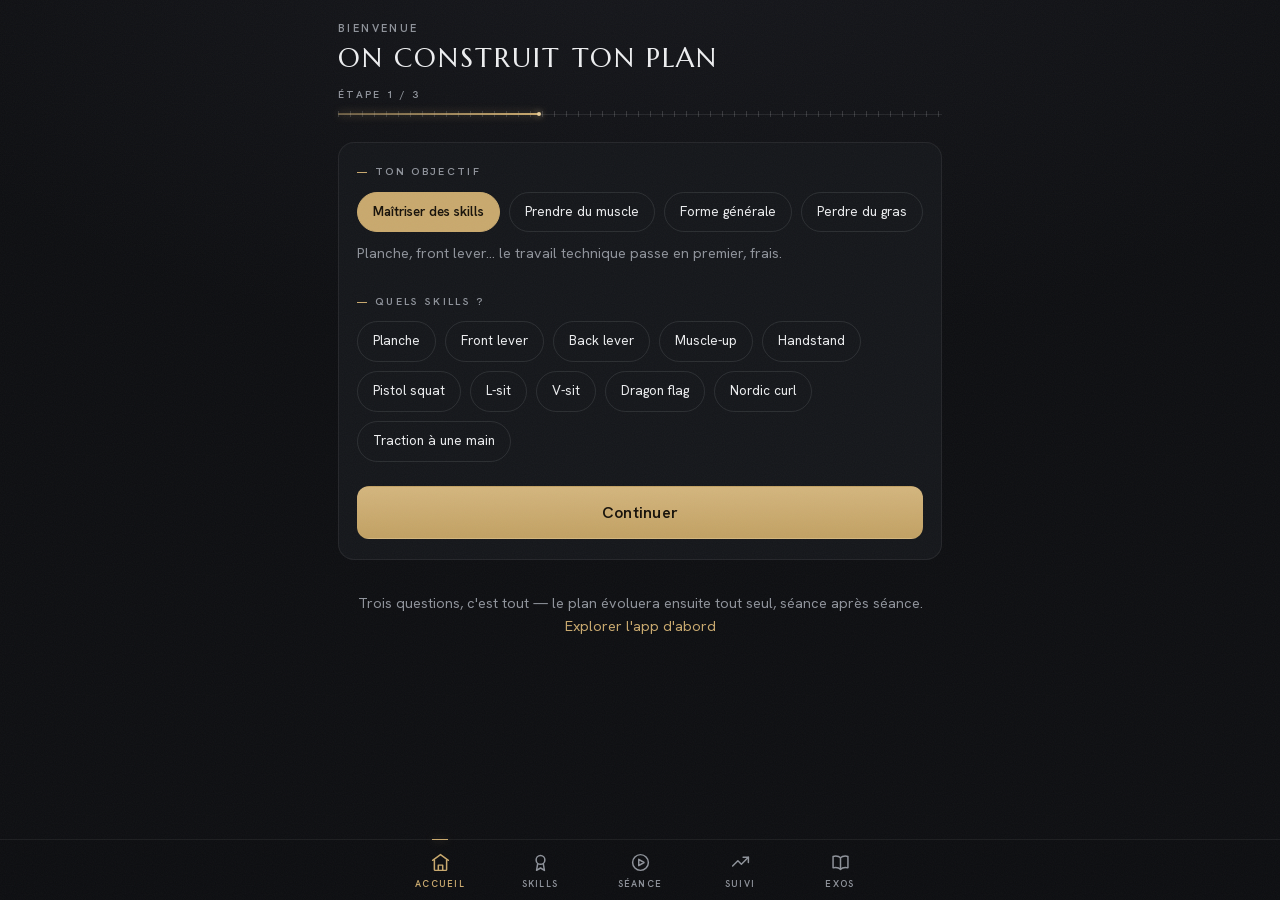
<file: index.html>
<!DOCTYPE html>
<html lang="fr">
<head>
  <meta charset="UTF-8">
  <meta name="viewport" content="width=device-width, initial-scale=1, viewport-fit=cover">
  <meta name="theme-color" content="#0E0F12">
  <title>Callisthénie</title>
  <link rel="manifest" href="manifest.webmanifest">
  <link rel="icon" href="icons/icon-192.png">
  <link rel="apple-touch-icon" href="icons/icon-192.png">
  <link rel="preload" href="fonts/marcellus-400.woff2" as="font" type="font/woff2" crossorigin>
  <link rel="preload" href="fonts/hanken-grotesk-400.woff2" as="font" type="font/woff2" crossorigin>
  <link rel="preload" href="fonts/hanken-grotesk-600.woff2" as="font" type="font/woff2" crossorigin>
  <link rel="preload" href="fonts/hanken-grotesk-300.woff2" as="font" type="font/woff2" crossorigin>
  <link rel="stylesheet" href="css/app.css">
</head>
<body>
  <main id="vue"><div class="chargement">Chargement…</div></main>

  <nav id="nav">
    <a href="#/accueil" data-route="accueil">
      <svg class="nav-ico" viewBox="0 0 24 24" fill="none" stroke="currentColor" stroke-width="1.7" stroke-linecap="round" stroke-linejoin="round" aria-hidden="true"><path d="M3 9.5 12 3l9 6.5"/><path d="M5 9v11a1 1 0 0 0 1 1h12a1 1 0 0 0 1-1V9"/><path d="M9.5 21v-6h5v6"/></svg>
      <span class="nav-txt">Accueil</span>
    </a>
    <a href="#/skills" data-route="skills">
      <svg class="nav-ico" viewBox="0 0 24 24" fill="none" stroke="currentColor" stroke-width="1.7" stroke-linecap="round" stroke-linejoin="round" aria-hidden="true"><circle cx="12" cy="9" r="5"/><path d="M8.8 13.3 7.5 21l4.5-2.7 4.5 2.7-1.3-7.7"/></svg>
      <span class="nav-txt">Skills</span>
    </a>
    <a href="#/seance" data-route="seance">
      <svg class="nav-ico" viewBox="0 0 24 24" fill="none" stroke="currentColor" stroke-width="1.7" stroke-linecap="round" stroke-linejoin="round" aria-hidden="true"><circle cx="12" cy="12" r="9"/><path d="M10 8.4 16 12l-6 3.6z"/></svg>
      <span class="nav-txt">Séance</span>
    </a>
    <a href="#/historique" data-route="historique">
      <svg class="nav-ico" viewBox="0 0 24 24" fill="none" stroke="currentColor" stroke-width="1.7" stroke-linecap="round" stroke-linejoin="round" aria-hidden="true"><polyline points="3 16 9 10 13 14 21 6"/><polyline points="15 6 21 6 21 12"/></svg>
      <span class="nav-txt">Suivi</span>
    </a>
    <a href="#/exercices" data-route="exercices">
      <svg class="nav-ico" viewBox="0 0 24 24" fill="none" stroke="currentColor" stroke-width="1.7" stroke-linecap="round" stroke-linejoin="round" aria-hidden="true"><path d="M12 6.6V20"/><path d="M12 6.6C10.8 5.3 9 4.6 6.5 4.6c-1.5 0-2.5.3-3 .5v13c.5-.2 1.5-.5 3-.5 2.5 0 4.3.7 5.5 2 1.2-1.3 3-2 5.5-2 1.5 0 2.5.3 3 .5v-13c-.5-.2-1.5-.5-3-.5-2.5 0-4.3.7-5.5 2z"/></svg>
      <span class="nav-txt">Exos</span>
    </a>
  </nav>

  <script type="module" src="js/app.js"></script>
</body>
</html>
</file>
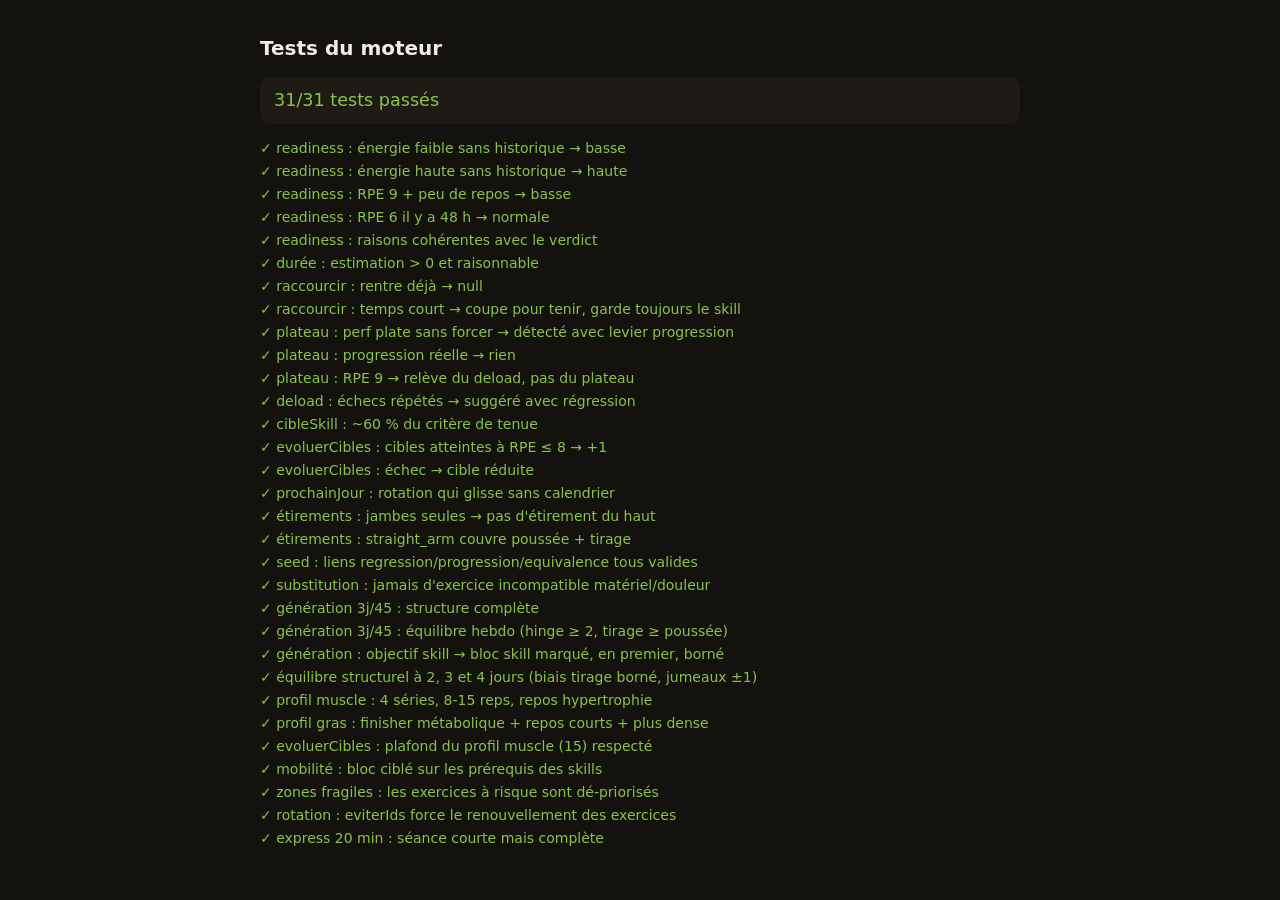
<file: tests.html>
<!DOCTYPE html>
<html lang="fr">
<head>
  <meta charset="UTF-8">
  <meta name="viewport" content="width=device-width, initial-scale=1">
  <title>Tests du moteur — Callisthénie</title>
  <!-- Suite de tests SANS outillage : ouvrir http://localhost:8123/tests.html.
       Teste les fonctions pures du moteur (adaptation + générateur) sur des
       scénarios synthétiques ET sur le seed réel. Page hors app (non précachée
       par le service worker) : c'est un outil de développement. -->
  <style>
    body { font: 14px/1.5 system-ui, sans-serif; background: #14120F; color: #F2EDE4; padding: 20px; max-width: 760px; margin: 0 auto; }
    h1 { font-size: 1.25rem; }
    .ok { color: #8BC34A; }
    .fail { color: #E25B4A; font-weight: 600; }
    #synthese { font-size: 1.1rem; margin: 14px 0; padding: 10px 14px; border-radius: 10px; background: #1E1A15; }
    div { margin: 2px 0; }
  </style>
</head>
<body>
  <h1>Tests du moteur</h1>
  <div id="synthese">Exécution…</div>
  <div id="resultats"></div>

  <script type="module">
    import {
      SEUILS, compatibleMateriel, zonesEnConflit, verifierExercice,
      proposerAlternatives, suggestionsPalier, suggestionsDeload,
      suggestionsPlateau, evaluerReadiness,
    } from './js/moteur/adaptation.js';
    import {
      REGLES, PROFILS, genererProgramme, cibleSkill, estimerDureeSeance,
      proposerSeanceRaccourcie, genererEtirements, evoluerCibles, prochainJour,
    } from './js/moteur/generateur.js';

    const resultats = [];
    const test = (nom, fn) => {
      try { fn(); resultats.push([true, nom]); }
      catch (e) { resultats.push([false, `${nom} — ${e.message}`]); }
    };
    const vrai = (cond, msg = 'condition fausse') => { if (!cond) throw new Error(msg); };
    const egal = (obtenu, attendu, msg = '') => {
      const o = JSON.stringify(obtenu), a = JSON.stringify(attendu);
      if (o !== a) throw new Error(`${msg} attendu ${a}, obtenu ${o}`);
    };

    // --- Données synthétiques partagées ------------------------------------------
    const ago = (h) => new Date(Date.now() - h * 3600000).toISOString();
    const sess = (h, rpe, opts = {}) => ({
      dateDebut: ago(h),
      entrees: [{ exerciceId: opts.exo || 'x', sets: (opts.valeurs || [8, 8]).map((v) => ({ valeur: v, rpe, echec: !!opts.echec })) }],
    });

    // --- evaluerReadiness ------------------------------------------------------------
    test('readiness : énergie faible sans historique → basse', () =>
      egal(evaluerReadiness({ energie: 'faible' }, []).niveau, 'basse'));
    test('readiness : énergie haute sans historique → haute', () =>
      egal(evaluerReadiness({ energie: 'haute' }, []).niveau, 'haute'));
    test('readiness : RPE 9 + peu de repos → basse', () =>
      egal(evaluerReadiness({ energie: 'normale' }, [sess(2, 9)]).niveau, 'basse'));
    test('readiness : RPE 6 il y a 48 h → normale', () =>
      egal(evaluerReadiness({ energie: 'normale' }, [sess(48, 6)]).niveau, 'normale'));
    test('readiness : raisons cohérentes avec le verdict', () => {
      const r = evaluerReadiness({ energie: 'haute' }, [sess(2, 6)]);
      vrai(r.niveau === 'haute' && !r.raisons.some((x) => x.includes('peu de repos')),
        'une raison négative apparaît dans un verdict positif');
    });

    // --- Durée estimée / raccourcissement ------------------------------------------
    const defsTemps = new Map([
      ['skillEx', { id: 'skillEx', type: 'hold', difficulte: 6, skill: 'planche' }],
      ['comp', { id: 'comp', type: 'reps', difficulte: 5 }],
      ['acc', { id: 'acc', type: 'reps', difficulte: 2 }],
    ]);
    const entreesTemps = [
      { exerciceId: 'skillEx', cible: { sets: 4, valeur: 15, repos: 150 } },
      { exerciceId: 'comp', cible: { sets: 3, valeur: 8, repos: 150 } },
      { exerciceId: 'acc', cible: { sets: 3, valeur: 12, repos: 90 } },
    ];
    test('durée : estimation > 0 et raisonnable', () => {
      const d = estimerDureeSeance(entreesTemps, defsTemps);
      vrai(d >= 15 && d <= 45, `durée ${d} min hors bornes attendues`);
    });
    test('raccourcir : rentre déjà → null', () =>
      egal(proposerSeanceRaccourcie(entreesTemps, defsTemps, 60), null));
    test('raccourcir : temps court → coupe pour tenir, garde toujours le skill', () => {
      const p = proposerSeanceRaccourcie(entreesTemps, defsTemps, 15);
      vrai(p && p.garder.includes(0), 'le skill doit rester');
      vrai(p.retirer.length >= 1, 'au moins un exercice doit sauter');
      vrai(p.dureeApres <= 15, `durée après ${p.dureeApres} min > temps dispo`);
    });

    // --- Plateau / deload ---------------------------------------------------------------
    const exosPlat = new Map([
      ['x', { id: 'x', nom: 'X', type: 'reps', progression: ['y'], regression: [], equivalence: [] }],
      ['y', { id: 'y', nom: 'Y', type: 'reps', progression: [], regression: ['x'], equivalence: [] }],
    ]);
    const plat = (vals, rpe, echec = false) => [
      sess(2, rpe, { valeurs: vals, echec }), sess(50, rpe, { valeurs: vals }), sess(100, rpe, { valeurs: vals }),
    ];
    test('plateau : perf plate sans forcer → détecté avec levier progression', () => {
      const s = suggestionsPlateau(plat([10, 10], 7), exosPlat);
      vrai(s.length === 1, 'plateau non détecté');
      egal(s[0].levier.type, 'progression');
    });
    test('plateau : progression réelle → rien', () => {
      const sessions = [sess(2, 7, { valeurs: [12, 12] }), sess(50, 7, { valeurs: [10, 10] }), sess(100, 7, { valeurs: [8, 8] })];
      egal(suggestionsPlateau(sessions, exosPlat).length, 0);
    });
    test('plateau : RPE 9 → relève du deload, pas du plateau', () =>
      egal(suggestionsPlateau(plat([10, 10], 9), exosPlat).length, 0));
    test('deload : échecs répétés → suggéré avec régression', () => {
      const sessions = [sess(2, 9, { exo: 'y', echec: true }), sess(50, 9, { exo: 'y', echec: true })];
      const s = suggestionsDeload(sessions, exosPlat);
      vrai(s.length === 1 && s[0].regression?.id === 'x');
    });

    // --- cibleSkill / evoluerCibles ---------------------------------------------------
    test('cibleSkill : ~60 % du critère de tenue', () => {
      const c = cibleSkill({ critere: { type: 'hold', valeur: 20 }, exercice: { type: 'hold' } });
      egal(c.valeur, 12); egal(c.sets, REGLES.SETS_SKILL);
    });
    test('evoluerCibles : cibles atteintes à RPE ≤ 8 → +1', () => {
      const prog = { jours: [{ exercices: [{ exerciceId: 'x', cible: { sets: 3, valeur: 8 } }] }], genere: { journal: [] } };
      const session = { dateDebut: ago(1), programme: { jourIdx: 0 },
        entrees: [{ exerciceId: 'x', sets: [{ valeur: 8, rpe: 7 }, { valeur: 8, rpe: 7 }, { valeur: 8, rpe: 8 }] }] };
      const ch = evoluerCibles(prog, session, exosPlat);
      vrai(ch.length === 1, 'une évolution attendue');
      egal(prog.jours[0].exercices[0].cible.valeur, 9);
    });
    test('evoluerCibles : échec → cible réduite', () => {
      const prog = { jours: [{ exercices: [{ exerciceId: 'x', cible: { sets: 3, valeur: 8 } }] }], genere: { journal: [] } };
      const session = { dateDebut: ago(1), programme: { jourIdx: 0 },
        entrees: [{ exerciceId: 'x', sets: [{ valeur: 5, rpe: 10, echec: true }] }] };
      evoluerCibles(prog, session, exosPlat);
      egal(prog.jours[0].exercices[0].cible.valeur, 7);
    });

    // --- prochainJour --------------------------------------------------------------------
    test('prochainJour : rotation qui glisse sans calendrier', () => {
      const prog = { id: 'p', jours: [{}, {}, {}] };
      const sessions = [{ dateDebut: ago(30), programme: { id: 'p', jourIdx: 1 } }];
      egal(prochainJour(prog, sessions), 2);
      egal(prochainJour(prog, []), 0);
    });

    // --- Étirements ------------------------------------------------------------------------
    test('étirements : jambes seules → pas d\'étirement du haut', () => {
      const e = genererEtirements(['squat', 'hinge']);
      vrai(e.length >= 3 && !e.some((x) => x.startsWith('Poignets')));
    });
    test('étirements : straight_arm couvre poussée + tirage', () => {
      const e = genererEtirements(['straight_arm']);
      vrai(e.some((x) => x.startsWith('Pectoraux')) && e.some((x) => x.startsWith('Dorsaux')));
    });

    // --- Sur le seed réel : substitution + génération ---------------------------------------
    const seed = await fetch('data/exercices.seed.json').then((r) => r.json());
    const exercices = new Map(seed.exercices.map((e) => [e.id, e]));
    const MAT = ['barre', 'anneaux', 'parallettes', 'elastiques', 'surface_surelevee'];

    test('seed : liens regression/progression/equivalence tous valides', () => {
      for (const ex of exercices.values()) {
        for (const id of [...ex.regression, ...ex.progression, ...ex.equivalence]) {
          vrai(exercices.has(id), `${ex.id} → lien cassé vers ${id}`);
        }
      }
    });

    test('substitution : jamais d\'exercice incompatible matériel/douleur', () => {
      const cible = seed.exercices.find((e) => e.pattern === 'poussee_horizontale' && e.equipement.includes('aucun'));
      const alts = proposerAlternatives(cible, exercices, { materiel: [], douleurs: ['epaules'] }, 'contrainte');
      for (const a of alts) {
        vrai(compatibleMateriel(a.exercice, []), 'alternative demande du matériel absent');
        vrai(!zonesEnConflit(a.exercice, ['epaules']).length, 'alternative charge une zone signalée');
      }
    });

    const prog = genererProgramme(
      { objectifs: [], frequence: 3, materiel: MAT, dureeMin: 45 },
      { exercices, skills: [], etats: new Map(), prs: new Map() });

    test('génération 3j/45 : structure complète', () => {
      egal(prog.jours.length, 3);
      for (const j of prog.jours) {
        vrai(j.exercices.length >= 4 && j.exercices.length <= 7, `${j.nom} : ${j.exercices.length} exos`);
        vrai(j.echauffement.length >= 3, 'échauffement manquant');
        vrai(j.etirements.length >= 3, 'étirements manquants');
        const ids = j.exercices.map((e) => e.exerciceId);
        egal(ids.length, new Set(ids).size, 'doublon intra-jour');
      }
    });

    test('génération 3j/45 : équilibre hebdo (hinge ≥ 2, tirage ≥ poussée)', () => {
      const freq = {};
      let push = 0, pull = 0;
      for (const j of prog.jours) for (const e of j.exercices) {
        const ex = exercices.get(e.exerciceId);
        freq[ex.pattern] = (freq[ex.pattern] || 0) + 1;
        if (ex.pattern.startsWith('poussee')) push += e.cible.sets;
        if (ex.pattern.startsWith('tirage')) pull += e.cible.sets;
      }
      vrai((freq.hinge || 0) >= 2, `hinge ${freq.hinge || 0}×/sem (chaîne postérieure sous-servie)`);
      vrai(pull >= push, `tirage ${pull} < poussée ${push}`);
    });

    test('génération : objectif skill → bloc skill marqué, en premier, borné', () => {
      const skills = [{
        id: 'planche', nom: 'Planche',
        etapes: seed.exercices.filter((e) => e.skill === 'planche').sort((a, b) => a.step - b.step)
          .map((e) => ({ step: e.step, exercice: e, critere: { type: e.type, valeur: 10 } })),
      }];
      const p2 = genererProgramme(
        { objectifs: ['planche'], frequence: 3, materiel: MAT, dureeMin: 45 },
        { exercices, skills, etats: new Map(), prs: new Map() });
      let apparitions = 0;
      for (const j of p2.jours) {
        const marques = j.exercices.filter((e) => e.skill === 'planche');
        apparitions += marques.length;
        if (marques.length) vrai(j.exercices[0].skill === 'planche', 'le skill doit ouvrir la séance');
      }
      vrai(apparitions >= 1 && apparitions <= REGLES.SKILL_FREQ_MAX, `skill ${apparitions}×/sem hors bornes`);
    });

    test('équilibre structurel à 2, 3 et 4 jours (biais tirage borné, jumeaux ±1)', () => {
      for (const frequence of [2, 3, 4]) {
        const p = genererProgramme(
          { objectifs: [], frequence, materiel: MAT, dureeMin: 45 },
          { exercices, skills: [], etats: new Map(), prs: new Map() });
        const freq = {};
        let push = 0, pull = 0;
        for (const j of p.jours) for (const e of j.exercices) {
          const ex = exercices.get(e.exerciceId);
          freq[ex.pattern] = (freq[ex.pattern] || 0) + 1;
          if (ex.pattern.startsWith('poussee')) push += e.cible.sets;
          if (ex.pattern.startsWith('tirage')) pull += e.cible.sets;
        }
        vrai(pull >= push, `${frequence} j : tirage ${pull} < poussée ${push}`);
        vrai(pull - push <= 3, `${frequence} j : biais tirage excessif (${pull}:${push})`);
        vrai(Math.abs((freq.tirage_vertical || 0) - (freq.tirage_horizontal || 0)) <= 1, `${frequence} j : tirages déséquilibrés`);
        vrai(Math.abs((freq.poussee_horizontale || 0) - (freq.poussee_verticale || 0)) <= 1, `${frequence} j : poussées déséquilibrées`);
      }
    });

    // --- Profils d'objectif --------------------------------------------------------------------
    test('profil muscle : 4 séries, 8-15 reps, repos hypertrophie', () => {
      const p = genererProgramme(
        { objectifs: [], objectifGlobal: 'muscle', frequence: 3, materiel: MAT, dureeMin: 45 },
        { exercices, skills: [], etats: new Map(), prs: new Map() });
      for (const j of p.jours) for (const e of j.exercices) {
        const ex = exercices.get(e.exerciceId);
        if (ex.type !== 'reps') continue;
        egal(e.cible.sets, 4, ex.nom);
        vrai(e.cible.valeur >= 8 && e.cible.valeur <= 15, `${ex.nom} : ${e.cible.valeur} reps hors zone`);
        vrai(e.cible.repos <= 120, `${ex.nom} : repos ${e.cible.repos}s trop long`);
      }
      egal(p.genere.objectifGlobal, 'muscle');
    });

    test('profil gras : finisher métabolique + repos courts + plus dense', () => {
      const p = genererProgramme(
        { objectifs: [], objectifGlobal: 'gras', frequence: 3, materiel: MAT, dureeMin: 45 },
        { exercices, skills: [], etats: new Map(), prs: new Map() });
      vrai(p.jours.every((j) => j.exercices.some((e) => e.finisher)), 'chaque séance doit finir par un finisher');
      for (const j of p.jours) for (const e of j.exercices) {
        vrai(e.cible.repos <= PROFILS.gras.reposCompose, `repos ${e.cible.repos}s hors profil`);
      }
      const pForme = genererProgramme(
        { objectifs: [], objectifGlobal: 'forme', frequence: 3, materiel: MAT, dureeMin: 45 },
        { exercices, skills: [], etats: new Map(), prs: new Map() });
      vrai(p.jours[0].exercices.length >= pForme.jours[0].exercices.length, 'gras doit être au moins aussi dense que forme');
    });

    test('evoluerCibles : plafond du profil muscle (15) respecté', () => {
      const prog = {
        genere: { objectifGlobal: 'muscle', journal: [] },
        jours: [{ exercices: [{ exerciceId: 'x', cible: { sets: 4, valeur: 15 } }] }],
      };
      const session = { dateDebut: ago(1), programme: { jourIdx: 0 },
        entrees: [{ exerciceId: 'x', sets: [{ valeur: 15, rpe: 7 }, { valeur: 15, rpe: 7 }, { valeur: 15, rpe: 7 }, { valeur: 15, rpe: 7 }] }] };
      const ch = evoluerCibles(prog, session, exosPlat);
      egal(prog.jours[0].exercices[0].cible.valeur, 15, 'ne doit pas dépasser 15');
      vrai(ch[0]?.includes('plafond'), 'doit suggérer la progression au plafond');
    });

    // --- Variété : mobilité, zones fragiles, rotation, express ---------------------------------
    const skillsPlanche = [{
      id: 'planche', nom: 'Planche',
      etapes: seed.exercices.filter((e) => e.skill === 'planche').sort((a, b) => a.step - b.step)
        .map((e) => ({ step: e.step, exercice: e, critere: { type: e.type, valeur: 10 } })),
    }];

    test('mobilité : bloc ciblé sur les prérequis des skills', () => {
      const p = genererProgramme(
        { objectifs: ['planche'], objectifGlobal: 'skills', frequence: 3, materiel: MAT, dureeMin: 45, mobilite: true },
        { exercices, skills: skillsPlanche, etats: new Map(), prs: new Map() });
      for (const j of p.jours) {
        vrai(j.mobilite?.length >= 3 && j.mobilite.length <= 5, `${j.nom} : bloc mobilité ${j.mobilite?.length ?? 0}`);
        vrai(j.mobilite.some((d) => d.startsWith('Épaules') || d.startsWith('Poignets')),
          'la planche doit cibler épaules/poignets');
      }
      const sans = genererProgramme(
        { objectifs: [], frequence: 3, materiel: MAT, dureeMin: 45 },
        { exercices, skills: [], etats: new Map(), prs: new Map() });
      vrai(!sans.jours[0].mobilite, 'sans option, pas de bloc mobilité');
    });

    test('zones fragiles : les exercices à risque sont dé-priorisés', () => {
      const compte = (zones) => {
        const p = genererProgramme(
          { objectifs: [], frequence: 3, materiel: MAT, dureeMin: 60, zonesFragiles: zones },
          { exercices, skills: [], etats: new Map(), prs: new Map() });
        let n = 0;
        for (const j of p.jours) for (const e of j.exercices) {
          if (exercices.get(e.exerciceId).zones_a_risque.includes('poignets')) n += 1;
        }
        return n;
      };
      const avec = compte(['poignets']);
      const sans = compte([]);
      vrai(avec < sans, `poignets à risque : ${avec} (protégé) devrait être < ${sans} (normal)`);
    });

    test('rotation : eviterIds force le renouvellement des exercices', () => {
      const params = { objectifs: [], frequence: 3, materiel: MAT, dureeMin: 45 };
      const donnees = { exercices, skills: [], etats: new Map(), prs: new Map() };
      const p1 = genererProgramme(params, donnees);
      const ids1 = new Set(p1.jours.flatMap((j) => j.exercices.map((e) => e.exerciceId)));
      const p2 = genererProgramme({ ...params, eviterIds: [...ids1] }, donnees);
      const ids2 = p2.jours.flatMap((j) => j.exercices.map((e) => e.exerciceId));
      const communs = ids2.filter((id) => ids1.has(id)).length;
      vrai(communs <= ids2.length / 2, `trop d'exercices communs entre cycles (${communs}/${ids2.length})`);
    });

    test('express 20 min : séance courte mais complète', () => {
      const p = genererProgramme(
        { objectifs: [], frequence: 3, materiel: MAT, dureeMin: 20 },
        { exercices, skills: [], etats: new Map(), prs: new Map() });
      for (const j of p.jours) {
        vrai(j.exercices.length >= 2, `${j.nom} : trop peu d'exercices`);
        const duree = estimerDureeSeance(j.exercices, exercices);
        vrai(duree <= 28, `${j.nom} : ~${duree} min pour 20 demandées`);
      }
    });

    // --- Rendu -------------------------------------------------------------------------------
    const ok = resultats.filter(([b]) => b).length;
    document.getElementById('synthese').innerHTML =
      `<span class="${ok === resultats.length ? 'ok' : 'fail'}">${ok}/${resultats.length} tests passés</span>`;
    document.getElementById('resultats').innerHTML = resultats
      .map(([b, nom]) => `<div class="${b ? 'ok' : 'fail'}">${b ? '✓' : '✗'} ${nom}</div>`)
      .join('');
  </script>
</body>
</html>
</file>
<file: css/app.css>
/* app.css — identité « Obsidienne ».
   Univers : l'instrument de mesure de la force. Callisthénie = kallos (beauté)
   + sthenos (force) : titres en capitales lapidaires (Marcellus, romain
   inscriptionnel), interface en Hanken Grotesk, temps et progression lus sur
   des rails, comme sur un chronographe.
   Quatre gestes d'identité :
     I.   Capitales lapidaires — Marcellus, réservé aux titres et noms d'exercices.
     II.  Le rail gradué — les grandes mesures (semaine, chrono, progression de
          séance) portent des graduations ; les listes gardent un fil simple.
     III. Chiffres d'instrument — valeurs en graisse fine, très grandes, unité
          discrète ; chiffres tabulaires partout.
     IV.  Matière — grain photographique à peine perceptible + lumière douce
          venant du haut : une surface, pas un aplat.
   Le laiton est rationné : progression, élément actif, action principale.
   Tout le reste travaille en gris. Rayons : 16px cartes / 12px contrôles /
   999px pilules. */

@font-face {
  font-family: 'Marcellus';
  font-style: normal;
  font-weight: 400;
  font-display: swap;
  src: url('../fonts/marcellus-400.woff2') format('woff2');
}
@font-face {
  font-family: 'Hanken Grotesk';
  font-style: normal;
  font-weight: 300;
  font-display: swap;
  src: url('../fonts/hanken-grotesk-300.woff2') format('woff2');
}
@font-face {
  font-family: 'Hanken Grotesk';
  font-style: normal;
  font-weight: 400;
  font-display: swap;
  src: url('../fonts/hanken-grotesk-400.woff2') format('woff2');
}
@font-face {
  font-family: 'Hanken Grotesk';
  font-style: normal;
  font-weight: 600;
  font-display: swap;
  src: url('../fonts/hanken-grotesk-600.woff2') format('woff2');
}

:root {
  --fond: #0E0F12;           /* obsidienne — noir minéral froid */
  --fond-2: #15171B;         /* basalte — surface carte */
  --fond-3: #1C1F24;         /* surface contrôle */
  --texte: #EDEEF0;          /* givre */
  --texte-2: #8F939B;        /* brume — assez claire pour porter de l'info */
  --accent: #C9A96E;         /* laiton — l'unique accent, rationné */
  --accent-clair: #E8CE9C;   /* laiton clair — la pointe lumineuse des rails */
  --accent-texte: #17120A;   /* texte posé sur fond laiton */
  --accent-voile: rgba(201, 169, 110, .12);
  --lueur: 0 0 8px rgba(201, 169, 110, .45);  /* halo laiton des éléments actifs */
  --ligne-fond: rgba(237, 238, 240, .09);     /* rail de la Ligne */
  --danger: #D26A5C;         /* terre cuite éteinte, pas un rouge criard */
  --bord: rgba(237, 238, 240, .10);           /* hairline des contrôles */
  --hair: rgba(237, 238, 240, .07);           /* hairline des cartes, plus discrète */
  --rayon: 16px;
  --police-titre: 'Marcellus', 'Times New Roman', serif;
  --police-ui: 'Hanken Grotesk', system-ui, -apple-system, 'Segoe UI', Roboto, sans-serif;
  /* Motion : deux durées, une sortie décélérée. Tout est transform/opacity. */
  --vif: .15s;
  --pose: .3s;
  --sortie: cubic-bezier(.2, .7, .2, 1);
  --ombre-flottante: 0 10px 30px rgba(0, 0, 0, .5);
}

* { box-sizing: border-box; }

html, body {
  margin: 0;
  padding: 0;
  /* Lumière douce venant du haut : une surface, pas un aplat. */
  background: radial-gradient(120% 90% at 50% -10%, #17181D 0%, var(--fond) 55%) fixed, var(--fond);
  color: var(--texte);
  font-family: var(--police-ui);
  line-height: 1.55;
  -webkit-font-smoothing: antialiased;
}

/* Grain d'obsidienne : bruit fixe à 4 %, par-dessus tout (comme un grain de
   film). Ça ne se remarque pas — ça se sent. */
body::before {
  content: "";
  position: fixed;
  inset: 0;
  z-index: 9999;
  pointer-events: none;
  opacity: .04;
  background-image: url("data:image/svg+xml,%3Csvg xmlns='http://www.w3.org/2000/svg' width='120' height='120'%3E%3Cfilter id='n'%3E%3CfeTurbulence type='fractalNoise' baseFrequency='.9' numOctaves='2'/%3E%3C/filter%3E%3Crect width='120' height='120' filter='url(%23n)'/%3E%3C/svg%3E");
}

#vue {
  max-width: 640px;
  margin: 0 auto;
  padding: 20px 18px calc(96px + env(safe-area-inset-bottom));
}

/* Typographie display : capitales lapidaires. Chiffres tabulaires partout. */
h1 {
  font-family: var(--police-titre);
  font-weight: 400;
  font-size: 1.7rem;
  text-transform: uppercase;
  letter-spacing: .075em;
  margin: 8px 0 22px;
  line-height: 1.12;
}
h2 {
  font-family: var(--police-titre);
  font-weight: 400;
  font-size: 1.1rem;
  text-transform: uppercase;
  letter-spacing: .06em;
  margin: 6px 0 14px;
  line-height: 1.3;
}
/* h3 = label de section : petit, très espacé, précédé d'un tiret laiton. */
h3 {
  font-size: .66rem;
  font-weight: 600;
  margin: 28px 0 12px;
  color: var(--texte-2);
  text-transform: uppercase;
  letter-spacing: .22em;
}
h3::before {
  content: "";
  display: inline-block;
  width: 10px;
  height: 1px;
  background: var(--accent);
  vertical-align: middle;
  margin-right: 8px;
}
a { color: var(--accent); text-decoration: none; }
p { line-height: 1.55; margin: 8px 0; }
ul { margin: 6px 0; padding-left: 20px; }
li { line-height: 1.6; }

.chargement { text-align: center; padding: 60px 0; color: var(--texte-2); }
.texte-2 { color: var(--texte-2); font-size: .9rem; line-height: 1.55; }
.centre { text-align: center; padding: 24px 0; line-height: 1.6; }
.retour {
  display: inline-block;
  margin-bottom: 8px;
  font-weight: 600;
  font-size: .72rem;
  text-transform: uppercase;
  letter-spacing: .18em;
  color: var(--texte-2);
}

/* --- La Ligne : LE motif de l'app -------------------------------------------------
   Fil simple : rail hairline, remplissage laiton à pointe lumineuse.
   Variante .rail (grandes mesures) : graduations fines, comme la lunette d'un
   chronographe. Le remplissage reste un <div> avec width inline — le DOM ne
   change pas. */
.ligne, .barre-prog {
  position: relative;
  height: 2px;
  background: var(--ligne-fond);
  border-radius: 2px;
}
.ligne > div, .barre-prog > div {
  position: absolute;
  left: 0; top: 0;
  height: 100%;
  max-width: 100%;
  background: linear-gradient(90deg, rgba(201, 169, 110, .45), var(--accent));
  border-radius: 2px;
  box-shadow: var(--lueur);
  transition: width .3s ease;
}
/* Pointe lumineuse (masquée à 0 % : un remplissage vide n'a pas de pointe). */
.ligne > div::after, .barre-prog > div::after {
  content: "";
  position: absolute;
  right: -2px;
  top: 50%;
  transform: translateY(-50%);
  width: 4px; height: 4px;
  border-radius: 50%;
  background: var(--accent-clair);
  box-shadow: 0 0 7px rgba(232, 206, 156, .9);
}
.ligne > div[style*="width:0%"]::after, .ligne > div[style*="width: 0%"]::after,
.barre-prog > div[style*="width:0%"]::after, .barre-prog > div[style*="width: 0%"]::after { display: none; }

/* Rail gradué : graduations tous les 12px + ligne de base, fil centré. */
.ligne.rail { height: 8px; background: none; }
.ligne.rail::before {
  content: "";
  position: absolute;
  left: 0; right: 0; top: 1px;
  height: 6px;
  background: repeating-linear-gradient(90deg, rgba(237, 238, 240, .16) 0 1px, transparent 1px 12px);
}
.ligne.rail::after {
  content: "";
  position: absolute;
  left: 0; right: 0; top: 3.5px;
  height: 1px;
  background: var(--ligne-fond);
}
.ligne.rail > div { top: 3px; height: 2px; z-index: 1; }

/* --- Navigation basse : barre translucide, hairline, laiton pour l'actif ------- */
#nav {
  position: fixed;
  bottom: 0; left: 0; right: 0;
  display: flex;
  justify-content: center;
  background: rgba(14, 15, 18, .82);
  -webkit-backdrop-filter: blur(16px) saturate(1.2);
  backdrop-filter: blur(16px) saturate(1.2);
  border-top: 1px solid var(--hair);
  padding-bottom: env(safe-area-inset-bottom);
  z-index: 20;
}
#nav a {
  position: relative;
  flex: 1;
  max-width: 100px;
  display: flex;
  flex-direction: column;
  align-items: center;
  gap: 4px;
  padding: 12px 0 9px;
  color: var(--texte-2);
  font-weight: 600;
  font-size: .58rem;
  text-transform: uppercase;
  letter-spacing: .14em;
  transition: color .18s ease;
}
#nav a.actif { color: var(--accent); }
/* L'onglet actif porte un court trait laiton lumineux, aligné sur le bord haut. */
#nav a.actif::before {
  content: "";
  position: absolute;
  top: -1px;
  width: 16px;
  height: 1.5px;
  background: var(--accent);
  box-shadow: var(--lueur);
}
.nav-ico { width: 21px; height: 21px; display: block; }

/* --- Onboarding (premier lancement) : le rail du parcours ------------------------- */
.onb-prog { margin: -8px 0 24px; }
.onb-prog .player-prog-txt { text-align: left; margin-bottom: 7px; }

/* --- Cartes et listes ----------------------------------------------------------- */
.liste { display: flex; flex-direction: column; gap: 14px; margin: 12px 0 20px; }
.carte {
  background: var(--fond-2);
  border: 1px solid var(--hair);
  border-radius: var(--rayon);
  padding: 20px 18px;
  display: block;
  color: var(--texte);
}
.carte.accent { border-color: rgba(201, 169, 110, .45); }
.carte.erreur { border-color: var(--danger); }
.carte > h3:first-child, .carte > h2:first-child { margin-top: 0; }
.carte-fine { background: var(--fond-2); border: 1px solid var(--hair); border-radius: 12px; padding: 12px 15px; }

.badge {
  background: var(--fond-3);
  border: 1px solid var(--hair);
  border-radius: 999px;
  padding: 3px 10px;
  font-size: .76rem;
  color: var(--texte-2);
  white-space: nowrap;
  font-variant-numeric: tabular-nums;
}
.badge-accent { color: var(--accent); border-color: rgba(201, 169, 110, .35); }

/* --- Boutons --------------------------------------------------------------------- */
.btn {
  background: var(--fond-3);
  color: var(--texte);
  border: 1px solid var(--bord);
  border-radius: 12px;
  padding: 10px 14px;
  font-size: .92rem;
  font-family: inherit;
  cursor: pointer;
  transition: background .15s ease, border-color .15s ease, transform .06s ease;
}
.btn:active { transform: scale(.98); }
/* Action principale : le laiton plein, légèrement bombé — la seule pièce chaude. */
.btn-accent {
  background: linear-gradient(180deg, #D4B67E, #C2A163);
  border-color: transparent;
  color: var(--accent-texte);
  font-weight: 600;
  letter-spacing: .02em;
}
.btn-danger { background: none; border-color: rgba(210, 106, 92, .55); color: var(--danger); }
.btn-large { width: 100%; padding: 15px; font-size: 1rem; margin-top: 14px; }
.btn-x {
  background: none;
  border: none;
  color: var(--texte-2);
  font-size: 1.25rem;
  padding: 4px 10px;
  cursor: pointer;
  line-height: 1;
}
.btn-x svg { width: 18px; height: 18px; display: block; }
.btn-lien { background: none; border: none; color: var(--accent); padding: 6px 0 0; font-size: .85rem; cursor: pointer; }
.btn-chrono.actif { color: var(--accent); border-color: rgba(201, 169, 110, .5); font-variant-numeric: tabular-nums; }

/* --- Formulaires ------------------------------------------------------------------ */
input, select {
  background: var(--fond-3);
  border: 1px solid var(--bord);
  color: var(--texte);
  border-radius: 12px;
  padding: 10px;
  font-size: 1rem;
  font-family: inherit;
  min-width: 0;
  font-variant-numeric: tabular-nums;
}
input:focus, select:focus { outline: 1px solid var(--accent); }
label { font-size: .82rem; color: var(--texte-2); display: flex; flex-direction: column; gap: 6px; }
.ligne-2 { display: flex; gap: 12px; margin: 12px 0 0; }
/* min-width: 0 : un label flex ne peut pas rétrécir sous la largeur intrinsèque
   de son input (grande par défaut pour type=number) → débordait de l'écran. */
.ligne-2 > * { flex: 1; min-width: 0; }
.ligne-2 input, .ligne-2 select { width: 100%; }
.filtres { margin-bottom: 18px; }
.filtres input[type=search] { width: 100%; }

/* --- Chips (toggles + infos) -------------------------------------------------------- */
.chips { display: flex; flex-wrap: wrap; gap: 9px; margin: 10px 0; }
.chip { display: inline-flex; flex-direction: row; }
.chip input { display: none; }
.chip span, .chip-info, .chip-lien, .chip-attention {
  display: inline-block;
  padding: 9px 15px;
  border-radius: 999px;
  border: 1px solid var(--bord);
  background: none;
  font-size: .84rem;
  color: var(--texte);
  cursor: pointer;
}
.chip-info { cursor: default; color: var(--texte-2); }
.chip input:checked + span {
  background: var(--accent);
  color: var(--accent-texte);
  border-color: var(--accent);
  font-weight: 600;
}
.chip-lien { color: var(--accent); border-color: rgba(201, 169, 110, .4); }
.chip-attention { color: var(--danger); border-color: rgba(210, 106, 92, .5); cursor: default; }
.chip-actif { background: var(--accent); color: var(--accent-texte); border-color: var(--accent); font-weight: 600; }
.chip-filtre { margin-bottom: 10px; align-self: flex-start; }
.chips button.chip-lien { cursor: pointer; font-family: inherit; }

/* --- Accueil (dashboard) -------------------------------------------------------------- */
.accueil-tete {
  display: flex;
  justify-content: space-between;
  align-items: center;
  margin-top: 6px;
}
.accueil-tete + h1 { margin-top: 2px; }
.lien-reglages { color: var(--texte-2); display: flex; padding: 4px; }
.lien-reglages:active { color: var(--accent); }
.accueil-date {
  font-weight: 600;
  font-size: .68rem;
  text-transform: uppercase;
  letter-spacing: .22em;
  color: var(--texte-2);
}
.accueil-date + h1 { margin-top: 6px; }
.hero-label {
  font-weight: 600;
  font-size: .64rem;
  text-transform: uppercase;
  letter-spacing: .26em;
  color: var(--accent);
}
.hero-titre {
  font-family: var(--police-titre);
  font-weight: 400;
  font-size: 1.3rem;
  text-transform: uppercase;
  letter-spacing: .06em;
  line-height: 1.25;
  margin: 6px 0 2px;
}
/* Chiffres d'instrument : graisse fine, très grande. */
.carte-stat { text-align: center; }
.stat-val {
  font-weight: 300;
  font-size: 2.3rem;
  color: var(--texte);
  font-variant-numeric: tabular-nums;
  line-height: 1.1;
}
.jauge-tete { display: flex; justify-content: space-between; align-items: baseline; margin-bottom: 8px; }
.jauge-val { font-variant-numeric: tabular-nums; font-weight: 300; font-size: .9rem; color: var(--texte-2); }
.cal-grille {
  display: grid;
  grid-template-columns: repeat(7, 1fr);
  gap: 5px;
  margin-top: 8px;
}
.cal-jour {
  aspect-ratio: 1;
  border-radius: 4px;
  background: var(--ligne-fond);
}
.cal-jour.fait { background: var(--accent); box-shadow: var(--lueur); }
.cal-jour.aujourdhui { outline: 1px solid var(--texte-2); outline-offset: 1px; }
.cal-jour.futur { background: none; border: 1px dashed var(--bord); }
.objectif-item { display: block; color: var(--texte); padding: 14px 0; border-bottom: 1px solid var(--hair); }
.objectif-item:last-child { border-bottom: none; }
.objectif-tete { display: flex; justify-content: space-between; align-items: baseline; gap: 8px; margin-bottom: 6px; }
.objectif-tete strong { font-size: .92rem; letter-spacing: .01em; }

/* --- Skills ------------------------------------------------------------------------------ */
.carte-skill-tete { display: flex; justify-content: space-between; align-items: center; gap: 8px; }
.barre-prog { margin: 12px 0 8px; }
.echelle { display: flex; flex-direction: column; }
.etape { display: flex; gap: 14px; padding: 17px 0; border-bottom: 1px solid var(--hair); }
.etape-pastille {
  width: 34px; height: 34px;
  border-radius: 50%;
  flex-shrink: 0;
  display: flex;
  align-items: center;
  justify-content: center;
  background: var(--fond-3);
  border: 1px solid var(--hair);
  color: var(--texte-2);
  font-family: var(--police-titre);
  font-size: 1rem;
}
.etape-validee .etape-pastille { background: var(--accent); border-color: var(--accent); color: var(--accent-texte); }
.etape-courante .etape-pastille { background: none; border: 1.5px solid var(--accent); color: var(--accent); box-shadow: var(--lueur); }
.etape-verrouillee { opacity: .5; }
.etape-corps { flex: 1; }
.etape-corps a { color: var(--texte); }
.etape-courante .etape-corps a { color: var(--accent); }
.etape-corps .ligne { margin-top: 8px; }
.form-validation { display: flex; gap: 8px; margin-top: 10px; }
.form-validation input { flex: 1; }

/* --- Séance -------------------------------------------------------------------------------- */
.entete-seance { display: flex; align-items: baseline; gap: 10px; flex-wrap: wrap; }
.resume-contraintes { margin: -6px 0 12px; line-height: 1.5; }
.carte-exo-tete { display: flex; justify-content: space-between; align-items: center; margin-bottom: 4px; gap: 8px; }
.set {
  display: flex;
  align-items: center;
  gap: 10px;
  padding: 10px 0;
  border-bottom: 1px solid var(--hair);
  font-size: .92rem;
  font-variant-numeric: tabular-nums;
}
.set-meta { flex: 1; }
.set-echec strong { color: var(--danger); }
.form-set { display: flex; gap: 8px; align-items: center; margin-top: 10px; flex-wrap: wrap; }
.form-set input[type=number] { width: 74px; text-align: center; }
.form-set input[type=date] { flex: 1; }
.btn-step { width: 46px; font-size: 1.25rem; padding: 8px 0; }
.ligne-rpe { display: flex; gap: 6px; align-items: center; margin-top: 8px; flex-wrap: wrap; }
.rpe-btn {
  background: var(--fond-3);
  border: 1px solid var(--bord);
  color: var(--texte-2);
  border-radius: 10px;
  padding: 8px 0;
  width: 42px;
  cursor: pointer;
  font-size: .95rem;
  font-variant-numeric: tabular-nums;
}
.rpe-btn.actif {
  background: var(--accent);
  color: var(--accent-texte);
  border-color: var(--accent);
  font-weight: 600;
}
.chip-echec { width: auto; padding: 8px 12px; }
.chip-echec.actif { background: var(--danger); border-color: var(--danger); color: #fff; }
.lien-nom {
  background: none;
  border: none;
  color: var(--texte);
  font-size: 1rem;
  font-weight: 600;
  padding: 0;
  cursor: pointer;
  text-align: left;
  font-family: inherit;
  text-decoration: underline dotted var(--texte-2);
  text-underline-offset: 3px;
}
.fiche-express { overflow-y: auto; padding-bottom: 8px; }
.ligne-repos {
  flex-direction: row;
  align-items: center;
  justify-content: center;
  gap: 8px;
  margin-top: 16px;
  flex-wrap: wrap;
}
.ligne-repos input { width: 64px; padding: 6px 8px; text-align: center; }

/* --- Barre de chrono (repos / prépa / tenue) ------------------------------------------------
   L'instrument de l'app : le temps s'y lit en graisse fine, la progression sur
   un remplissage laiton à bord lumineux. */
.barre-chrono {
  position: fixed;
  bottom: calc(68px + env(safe-area-inset-bottom));
  left: 12px; right: 12px;
  max-width: 616px;
  margin: 0 auto;
  background: rgba(28, 31, 36, .92);
  -webkit-backdrop-filter: blur(12px);
  backdrop-filter: blur(12px);
  border: 1px solid var(--bord);
  border-radius: 14px;
  display: flex;
  align-items: center;
  justify-content: center;
  gap: 8px;
  padding: 10px 12px;
  z-index: 30;
  overflow: hidden; /* contient la ligne de progression */
}
.barre-chrono.barre-active { border-color: rgba(201, 169, 110, .45); }
.barre-chrono.barre-tenue { border-color: rgba(201, 169, 110, .6); background: rgba(21, 23, 27, .94); }
/* Remplissage de progression : voile laiton qui grandit gauche→droite, avec un
   bord d'attaque lumineux qui avance. Absolu → n'entre PAS dans le flux flex,
   donc ne pousse jamais le texte. */
.barre-ligne {
  position: absolute;
  left: 0; top: 0; bottom: 0;
  width: 0;
  background: var(--accent-voile);
  border-right: 2px solid var(--accent);
  box-shadow: 4px 0 10px rgba(201, 169, 110, .35);
  transition: width .2s linear;
  pointer-events: none;
}
/* Le contenu (temps, boutons) passe au-dessus du remplissage — mais surtout PAS
   la ligne elle-même, qui doit rester absolue. */
.barre-chrono > *:not(.barre-ligne) { position: relative; }
.barre-chrono button {
  background: var(--fond-2);
  border: 1px solid var(--bord);
  color: var(--texte);
  border-radius: 10px;
  padding: 10px 12px;
  cursor: pointer;
  font-size: .95rem;
  font-family: inherit;
}
.barre-chip { min-width: 58px; font-variant-numeric: tabular-nums; }
.barre-label {
  color: var(--accent);
  font-weight: 600;
  font-size: .64rem;
  text-transform: uppercase;
  letter-spacing: .24em;
  white-space: nowrap;
  overflow: hidden;
  text-overflow: ellipsis;
  max-width: 42%;
}
.barre-temps {
  font-weight: 300;
  font-size: 1.8rem;
  font-variant-numeric: tabular-nums;
  min-width: 64px;
  text-align: center;
  line-height: 1;
}
.barre-temps.grand { font-size: 2.3rem; }
.btn-stop-tenue {
  background: linear-gradient(180deg, #D4B67E, #C2A163) !important;
  border-color: transparent !important;
  color: var(--accent-texte) !important;
  font-weight: 600;
  text-transform: uppercase;
  letter-spacing: .08em;
  font-size: .8rem !important;
  padding: 12px 18px !important;
}
.btn-demarrer-repos { color: var(--accent); font-size: 1.05rem; }
.espace-barre { height: 76px; }

/* --- Mode Focus : séance immersive, un exercice par écran ----------------------------------- */
body.mode-seance #nav { display: none; }
body.mode-seance #vue { padding-bottom: calc(96px + env(safe-area-inset-bottom)); }
body.mode-seance .barre-chrono { padding: 14px 12px; }
body.mode-seance .barre-temps { font-size: 2.2rem; }
body.mode-seance .barre-temps.grand { font-size: 2.6rem; }

.player { display: flex; flex-direction: column; min-height: calc(100dvh - 32px); }
.player-tete { display: flex; align-items: center; gap: 6px; }
.player-tete .btn-x { font-size: 1.4rem; }
.player-tete .btn-x[disabled] { opacity: .3; }
.player-prog { flex: 1; padding: 0 4px; }
.player-prog-txt {
  font-weight: 600;
  text-transform: uppercase;
  letter-spacing: .22em;
  font-size: .64rem;
  color: var(--texte-2);
  text-align: center;
}
.player-prog .ligne { margin-top: 5px; }

.player-corps {
  flex: 1;
  display: flex;
  flex-direction: column;
  align-items: center;
  justify-content: center;
  text-align: center;
  gap: 15px;
  padding: 18px 0;
}
/* Le nom de l'exercice, gravé. */
.player-nom {
  background: none;
  border: none;
  color: var(--texte);
  font-family: var(--police-titre);
  font-weight: 400;
  text-transform: uppercase;
  font-size: 1.8rem;
  line-height: 1.15;
  letter-spacing: .07em;
  cursor: pointer;
  padding: 2px 0;
}
.chips-mini { display: flex; gap: 6px; justify-content: center; flex-wrap: wrap; }
.player-dots { display: flex; gap: 9px; justify-content: center; margin-top: 4px; }
.player-dots .dot { width: 10px; height: 10px; border-radius: 50%; border: 1px solid rgba(237, 238, 240, .25); background: none; }
.player-dots .dot.faite { background: var(--accent); border-color: var(--accent); box-shadow: var(--lueur); }
.player-serie-num {
  font-weight: 600;
  text-transform: uppercase;
  letter-spacing: .22em;
  color: var(--texte-2);
  font-size: .7rem;
}
.player-recap { display: flex; gap: 6px; flex-wrap: wrap; justify-content: center; }
.mini-set {
  background: none;
  border: 1px solid var(--bord);
  border-radius: 999px;
  padding: 2px 10px;
  font-size: .8rem;
  color: var(--texte-2);
  font-variant-numeric: tabular-nums;
}
.mini-set.echec { color: var(--danger); border-color: rgba(210, 106, 92, .5); }

.player-saisie { display: flex; align-items: center; gap: 14px; margin-top: 4px; }
.player-saisie .btn-step { width: 56px; height: 56px; font-size: 1.6rem; }
.player-val { display: flex; align-items: baseline; gap: 6px; }
/* Chiffre d'instrument : la valeur se saisit en graisse fine, très grande. */
.player-val .inp-valeur {
  width: 130px;
  font-weight: 300;
  font-size: 3rem;
  text-align: center;
  padding: 6px;
  background: none;
  border: none;
  border-bottom: 1px solid var(--bord);
  border-radius: 0;
}
.player-val .inp-valeur:focus { outline: none; border-bottom-color: var(--accent); }
.player-unite { color: var(--accent); font-size: .95rem; letter-spacing: .08em; }
.btn-chrono-grand { width: 100%; max-width: 320px; }
.player-corps .ligne-rpe { justify-content: center; }

.player-actions { display: flex; flex-direction: column; align-items: center; gap: 8px; }
.player-primary { width: 100%; font-size: 1.1rem; padding: 16px; }

/* Décompte de démarrage 3·2·1·GO */
.demarrage-overlay {
  position: fixed;
  inset: 0;
  z-index: 60;
  background: radial-gradient(120% 90% at 50% -10%, #17181D 0%, var(--fond) 55%), var(--fond);
  display: flex;
  flex-direction: column;
  align-items: center;
  justify-content: center;
  gap: 28px;
}
.demarrage-num {
  font-weight: 300;
  font-size: 7rem;
  color: var(--accent);
  line-height: 1;
  font-variant-numeric: tabular-nums;
  text-shadow: 0 0 30px rgba(201, 169, 110, .4);
  animation: demarrage-pop .32s ease;
}
@keyframes demarrage-pop {
  from { transform: scale(.4); opacity: 0; }
  to { transform: scale(1); opacity: 1; }
}
@media (prefers-reduced-motion: reduce) {
  .demarrage-num { animation: none; }
}

/* --- Bannières du moteur (suggestions, jamais imposées) --------------------------------------
   Un filet laiton sur la tranche : une note de l'instrument, pas une alerte. */
.banniere {
  display: flex;
  justify-content: space-between;
  align-items: center;
  gap: 10px;
  border-color: var(--hair);
  border-left: 2px solid var(--accent);
  border-radius: 12px;
  margin-bottom: 10px;
  font-size: .9rem;
}
.banniere-actions { display: flex; gap: 6px; flex-shrink: 0; }
.texte-attention { color: var(--danger); font-size: .8rem; }
.carte-template { display: flex; justify-content: space-between; align-items: center; gap: 8px; }

/* --- Toast ------------------------------------------------------------------------------------ */
.toast {
  position: fixed;
  bottom: calc(80px + env(safe-area-inset-bottom));
  left: 50%;
  transform: translateX(-50%);
  background: var(--fond-3);
  border: 1px solid rgba(201, 169, 110, .5);
  color: var(--texte);
  padding: 10px 18px;
  border-radius: 999px;
  z-index: 40;
  font-size: .9rem;
  max-width: 90vw;
}

/* --- Overlay / feuilles ------------------------------------------------------------------------- */
.overlay {
  position: fixed;
  inset: 0;
  background: rgba(5, 6, 8, .7);
  z-index: 50;
  display: flex;
  align-items: flex-end;
  justify-content: center;
}
.feuille {
  background: var(--fond-2);
  border-top: 1px solid var(--bord);
  width: 100%;
  max-width: 640px;
  max-height: 80vh;
  border-radius: 20px 20px 0 0;
  display: flex;
  flex-direction: column;
  padding: 14px;
}
.feuille-tete { display: flex; gap: 8px; margin-bottom: 10px; align-items: center; }
.feuille-tete input { flex: 1; }
.feuille-tete strong { flex: 1; font-family: var(--police-titre); font-weight: 400; font-size: 1rem; text-transform: uppercase; letter-spacing: .05em; }
.picker-liste { overflow-y: auto; display: flex; flex-direction: column; gap: 6px; }
.picker-item {
  display: flex;
  justify-content: space-between;
  align-items: center;
  gap: 8px;
  background: var(--fond-3);
  border: 1px solid var(--hair);
  border-radius: 12px;
  padding: 14px;
  color: var(--texte);
  font-size: .95rem;
  font-family: inherit;
  cursor: pointer;
  text-align: left;
}

/* --- Onglets (Suivi) ------------------------------------------------------------------------------ */
.onglets { display: flex; gap: 7px; margin-bottom: 20px; }
.onglets a {
  flex: 1;
  text-align: center;
  padding: 11px 6px;
  border-radius: 12px;
  background: none;
  border: 1px solid var(--bord);
  color: var(--texte-2);
  font-weight: 600;
  text-transform: uppercase;
  letter-spacing: .12em;
  font-size: .72rem;
}
.onglets a.actif {
  color: var(--accent-texte);
  background: var(--accent);
  border-color: var(--accent);
}

/* --- Historique ------------------------------------------------------------------------------------- */
.carte-session { cursor: pointer; }
.carte-session-tete { display: flex; justify-content: space-between; gap: 8px; }
.carte-session-detail { display: none; margin-top: 10px; }
.carte-session.ouverte .carte-session-detail { display: block; }
.ligne-detail {
  display: flex;
  justify-content: space-between;
  align-items: baseline;
  gap: 10px;
  padding: 6px 0;
  font-size: .92rem;
  line-height: 1.45;
  font-variant-numeric: tabular-nums;
}
.carte-session-detail .ligne-detail { border-bottom: 1px dashed var(--hair); }
.carte-pr { cursor: pointer; }
.carte-pr-tete { display: flex; justify-content: space-between; gap: 8px; }

/* --- Programmes -------------------------------------------------------------------------------------- */
.input-titre {
  font-family: var(--police-titre);
  font-weight: 400;
  font-size: 1.3rem;
  text-transform: uppercase;
  letter-spacing: .04em;
  width: 100%;
  margin: 8px 0 14px;
}
.inp-jour { flex: 1; font-weight: 600; padding: 8px 10px; }
.inp-cible { width: 56px; padding: 6px 8px; text-align: center; }
.sous-titre { margin: -10px 0 14px; text-transform: capitalize; }

/* --- Échauffement (checklist repliable) ----------------------------------------------------- */
.echauffement {
  margin: 8px 0;
  border: 1px solid var(--hair);
  border-radius: 12px;
  padding: 10px 14px;
  background: var(--fond-2);
}
.echauffement summary {
  cursor: pointer;
  list-style: none;
  font-weight: 600;
  font-size: .7rem;
  text-transform: uppercase;
  letter-spacing: .16em;
  color: var(--texte-2);
}
.echauffement summary::-webkit-details-marker { display: none; }
.echauffement[open] summary { color: var(--accent); margin-bottom: 6px; }
.echauffement ul { margin: 4px 0 2px; padding-left: 18px; }
.echauffement li { font-size: .9rem; line-height: 1.5; color: var(--texte); margin: 3px 0; }

/* Feuille de confirmation maison (les confirm() natifs sortent du plein écran). */
.feuille-confirm { max-width: 480px; border-radius: 20px; border: 1px solid var(--bord); margin-bottom: 18vh; }
.feuille-confirm p { font-size: 1rem; line-height: 1.5; margin: 4px 2px 14px; }
.overlay:has(.feuille-confirm) { align-items: center; }

/* Rappel étirements sur l'accueil (récupérable après fermeture de la feuille). */
.btn-etirements {
  width: 100%;
  margin-top: 10px;
  font: inherit;
  font-size: .92rem;
  color: var(--texte);
  cursor: pointer;
  text-align: left;
}

/* Étirements post-séance : lignes cochables de la feuille de récupération. */
.etirement-item {
  flex-direction: row;
  align-items: flex-start;
  gap: 10px;
  background: var(--fond-3);
  border: 1px solid var(--hair);
  border-radius: 12px;
  padding: 12px;
  font-size: .92rem;
  line-height: 1.45;
  color: var(--texte);
  cursor: pointer;
}
.etirement-item input {
  accent-color: var(--accent);
  width: 18px; height: 18px;
  margin: 1px 0 0;
  flex-shrink: 0;
}
.etirement-item:has(input:checked) {
  border-color: rgba(201, 169, 110, .45);
}
.etirement-item:has(input:checked) span {
  color: var(--texte-2);
  text-decoration: line-through;
}

/* --- Graphiques ---------------------------------------------------------------------------------------- */
.graphe { width: 100%; height: 170px; display: block; margin-top: 6px; }

.carte-exo-liste .texte-2 { margin-top: 5px; }

/* --- Onglet Volume (Suivi) : séries par muscle vs zone efficace --------------------------------------- */
.vol-ligne { margin: 12px 0; }
.vol-rail { position: relative; }
/* Repère de la zone efficace : trait vertical à ZONE_MIN (50 % du rail = 10/20). */
.vol-rail::after {
  content: "";
  position: absolute;
  left: 50%;
  top: -2px; bottom: -2px;
  width: 1px;
  background: var(--texte-2);
  opacity: .55;
  height: auto;
}
.vol-rail .vol-sous { opacity: .45; }
.vol-rail .vol-trop { background: var(--danger); box-shadow: none; }
.vol-rail .vol-trop::after { display: none; }
.vol-delta { color: var(--texte-2); font-size: .78rem; }

/* --- Motion : « la Ligne se dessine » ---------------------------------------------------------------------
   Une seule idée, déclinée : à l'entrée d'une vue, le contenu se pose et toutes
   les Lignes (progression, jauges, nav) se tracent de gauche à droite — comme un
   trait de magnésie. Le reste n'est que feedback bref. Le routeur pose la classe
   .vue-entree sur #vue le temps de l'entrée (700 ms) puis la retire : les
   re-rendus internes d'une vue ne rejouent jamais l'orchestration. */

@keyframes fondu-monte {
  from { opacity: 0; transform: translateY(10px); }
}
@keyframes trace-ligne {
  from { transform: scaleX(0); }
}
@keyframes glisse-droite {
  from { opacity: 0; transform: translateX(26px); }
}
@keyframes glisse-gauche {
  from { opacity: 0; transform: translateX(-26px); }
}
@keyframes toast-monte {
  from { opacity: 0; transform: translate(-50%, 12px); }
}
@keyframes feuille-monte {
  from { transform: translateY(24px); opacity: .4; }
}
@keyframes fondu {
  from { opacity: 0; }
}
@keyframes respire {
  50% { transform: scale(1.04); }
}

/* Entrée de vue : le contenu se pose, les cartes suivent en léger décalé. */
#vue.vue-entree > * { animation: fondu-monte .38s var(--sortie) backwards; }
#vue.vue-entree .liste > *:nth-child(1) { animation: fondu-monte .38s var(--sortie) .04s backwards; }
#vue.vue-entree .liste > *:nth-child(2) { animation: fondu-monte .38s var(--sortie) .08s backwards; }
#vue.vue-entree .liste > *:nth-child(3) { animation: fondu-monte .38s var(--sortie) .12s backwards; }
#vue.vue-entree .liste > *:nth-child(4) { animation: fondu-monte .38s var(--sortie) .16s backwards; }
#vue.vue-entree .liste > *:nth-child(n+5) { animation: fondu-monte .38s var(--sortie) .2s backwards; }

/* Les Lignes se tracent (transform ne touche pas la largeur finale inline). */
#vue.vue-entree .ligne > div,
#vue.vue-entree .barre-prog > div {
  transform-origin: left;
  animation: trace-ligne .55s var(--sortie) .12s backwards;
}

/* Nav : le trait laiton de l'onglet actif se trace à chaque changement. */
#nav a.actif::before {
  transform-origin: left;
  animation: trace-ligne .25s var(--sortie);
}

/* Mode Focus : l'exercice glisse dans le sens de la navigation. */
.player-corps.glisse-suiv { animation: glisse-droite .28s var(--sortie); }
.player-corps.glisse-prec { animation: glisse-gauche .28s var(--sortie); }

/* Feuilles, overlays, toasts : entrées réelles + élévation. */
.overlay { animation: fondu .22s ease; }
.feuille { animation: feuille-monte .32s var(--sortie); box-shadow: var(--ombre-flottante); }
.toast { animation: toast-monte .28s var(--sortie); box-shadow: var(--ombre-flottante); }
.toast.toast-fin { opacity: 0; transform: translate(-50%, 10px); transition: opacity .2s ease, transform .2s ease; }
.barre-chrono { box-shadow: var(--ombre-flottante); }

/* Chrono de tenue : le temps respire pendant l'effort. */
.barre-tenue .barre-temps { animation: respire 2s ease-in-out infinite; }

/* Échauffement/étirements dépliés : le contenu se pose. */
.echauffement[open] ul { animation: fondu-monte .25s var(--sortie); }

/* Feedback tactile unifié : bref, au doigt. */
.rpe-btn, .chip span, .picker-item, .etirement-item, .btn-x, a.carte, .carte-session, .carte-pr {
  transition: transform var(--vif) ease, background var(--vif) ease, border-color var(--vif) ease, color var(--vif) ease;
}
.rpe-btn:active, .chip span:active, .picker-item:active, .etirement-item:active { transform: scale(.96); }
a.carte:active, .carte-session:active, .carte-pr:active { transform: scale(.99); }
.btn-x:active { transform: scale(.9); }

/* Clavier : focus visible, au laiton. */
a:focus-visible, button:focus-visible, summary:focus-visible {
  outline: 2px solid var(--accent);
  outline-offset: 2px;
  border-radius: 6px;
}

/* Mouvement réduit : tout s'arrête, rien ne casse. */
@media (prefers-reduced-motion: reduce) {
  *, *::before, *::after {
    animation-duration: .01ms !important;
    animation-iteration-count: 1 !important;
    transition-duration: .01ms !important;
  }
}
</file>
